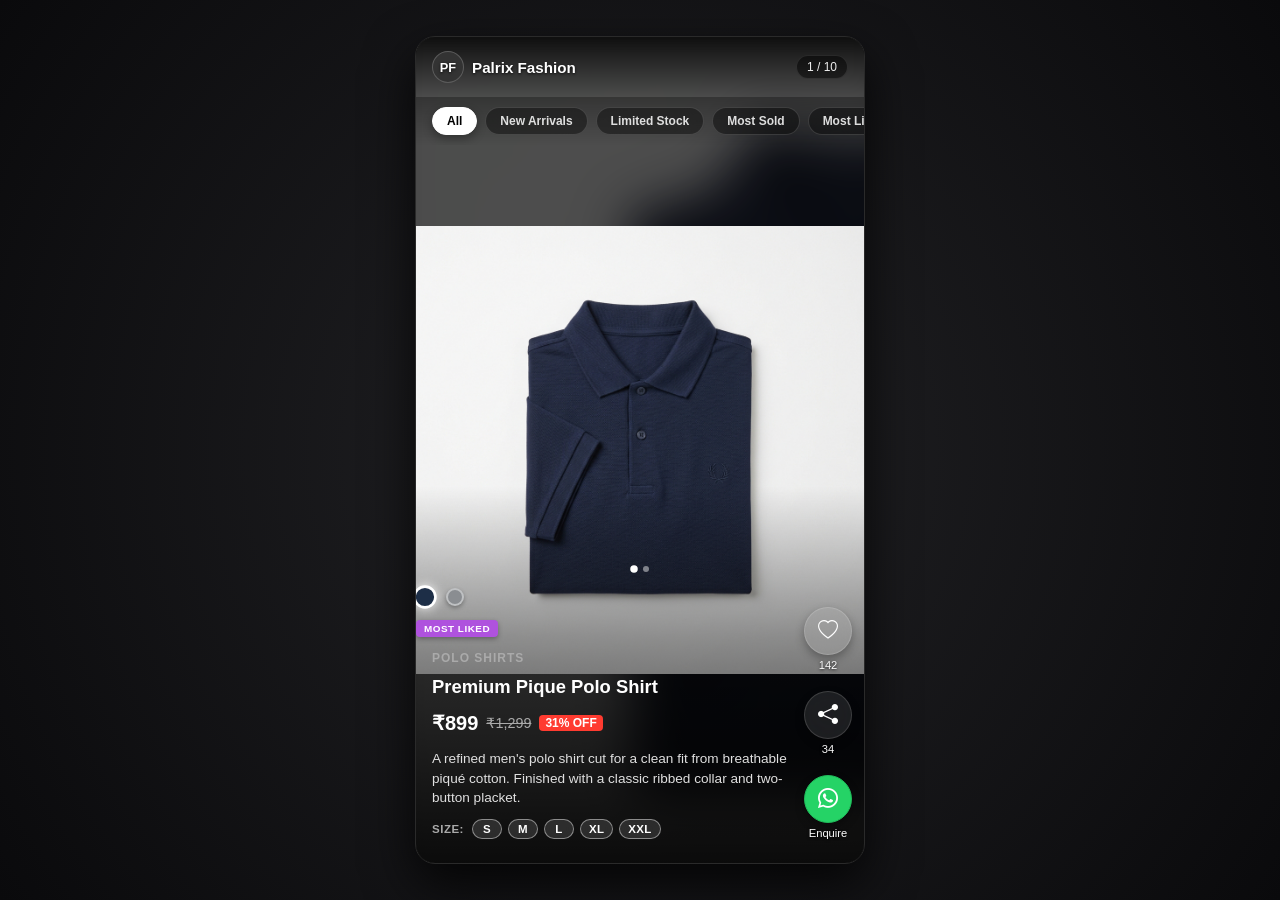
<file: index.html>
<!doctype html>
<html lang="en">
<head>
  <meta charset="utf-8">
  <meta name="viewport" content="width=device-width, initial-scale=1, viewport-fit=cover">
  <title>Palrix Fashion — Showcase</title>
  
  <link rel="preconnect" href="https://fonts.googleapis.com">
  <link rel="preconnect" href="https://fonts.gstatic.com" crossorigin>
  <link href="https://fonts.googleapis.com/css2?family=DM+Sans:wght@400;500;600;700&display=swap" rel="stylesheet">
  <link href="https://cdn.jsdelivr.net/npm/bootstrap-icons@1.11.3/font/bootstrap-icons.min.css" rel="stylesheet">
  <link href="css/style.css" rel="stylesheet">
  <!-- Force browser to never cache this page -->
  <meta http-equiv="Cache-Control" content="no-cache, no-store, must-revalidate">
  <meta http-equiv="Pragma" content="no-cache">
  <meta http-equiv="Expires" content="0">
</head>
<body class="showcase-body">

  <div class="showcase-app" id="showcaseApp">
    
    <!-- Top Header (No back button, direct showcase experience) -->
    <header class="showcase-header">
      <div class="header-left">
        <div class="seller-info">
          <div class="seller-logo" id="sellerLogo">P</div>
          <span class="seller-name" id="sellerName">Loading...</span>
        </div>
      </div>
      <div class="header-right">
        <span class="product-counter" id="productCounter">0 / 0</span>
      </div>
    </header>

    <!-- Category Filter Bar (Horizontal Pill Selector) -->
    <div class="category-bar" id="categoryBar" style="display: none;">
      <button class="category-tab active" data-filter="all">All</button>
      <button class="category-tab" data-filter="new">New Arrivals</button>
      <button class="category-tab" data-filter="stock">Limited Stock</button>
      <button class="category-tab" data-filter="sold">Most Sold</button>
      <button class="category-tab" data-filter="liked">Most Liked</button>
    </div>

    <!-- Reels Scroll Container -->
    <div class="feed-container" id="feedContainer">
      <!-- Loading State -->
      <div class="state-container" id="loadingState">
        <div class="state-icon"><i class="bi bi-arrow-repeat spin"></i></div>
        <div class="state-title">Loading Catalogue</div>
        <div class="state-desc">Setting up your immersive vertical shopping experience...</div>
      </div>
    </div>

    <!-- Toast popup for copy actions -->
    <div class="toast-msg" id="shareToast">Link copied to clipboard</div>

  </div>

  <!-- Service Worker — ensures fresh content on every refresh -->
  <script>
    if ('serviceWorker' in navigator) {
      navigator.serviceWorker.register('sw.js')
        .then(reg => {
          // Force update check on every page load
          reg.update();
        });
    }
  </script>

  <!-- Dynamic Cache-Busting Script Loader -->
  <script>
    (function() {
      const ts = new Date().getTime();
      const scripts = [
        'js/data.js',
        'js/actions.js',
        'js/showcase.js'
      ];
      
      function loadNext(idx) {
        if (idx >= scripts.length) return;
        const script = document.createElement('script');
        script.src = scripts[idx] + '?t=' + ts;
        script.onload = () => loadNext(idx + 1);
        document.body.appendChild(script);
      }
      
      loadNext(0);
    })();
  </script>
</body>
</html>
</file>
<file: css/style.css>
/* Reels-Style Product Showcase — Main Style */

:root {
  --primary-bg: #000000;
  --overlay-bg: rgba(0, 0, 0, 0.4);
  --accent-color: #25d366; /* WhatsApp Green */
  --text-primary: #ffffff;
  --text-secondary: #aaaaaa;
  --border-color: rgba(255, 255, 255, 0.15);
}

* {
  box-sizing: border-box;
  margin: 0;
  padding: 0;
}

body.showcase-body {
  background-color: #121212;
  color: var(--text-primary);
  font-family: -apple-system, BlinkMacSystemFont, "Segoe UI", Roboto, Helvetica, Arial, sans-serif;
  display: flex;
  justify-content: center;
  align-items: center;
  height: 100vh;
  overflow: hidden;
}

/* App container */
.showcase-app {
  width: 100%;
  height: 100dvh;
  background: var(--primary-bg);
  position: relative;
  overflow: hidden;
  display: flex;
  flex-direction: column;
}

/* Responsive Desktop Wrapper */
@media (min-width: 576px) {
  body.showcase-body {
    background: radial-gradient(circle, #222225 0%, #0a0a0c 100%);
  }
  .showcase-app {
    max-width: 450px;
    height: 92dvh;
    max-height: 850px;
    border-radius: 20px;
    box-shadow: 0 20px 50px rgba(0, 0, 0, 0.8);
    border: 1px solid #2a2a2a;
  }
}

/* Top Navigation Bar */
.showcase-header {
  position: absolute;
  top: 0;
  left: 0;
  right: 0;
  height: 60px;
  background: linear-gradient(to bottom, rgba(0,0,0,0.8) 0%, rgba(0,0,0,0) 100%);
  display: flex;
  justify-content: space-between;
  align-items: center;
  padding: 0 16px;
  z-index: 20;
  pointer-events: none;
}

.header-left, .header-right {
  pointer-events: auto;
  display: flex;
  align-items: center;
  gap: 10px;
}

.back-btn {
  background: rgba(0, 0, 0, 0.4);
  border: 1px solid rgba(255,255,255,0.1);
  color: #fff;
  border-radius: 50%;
  width: 36px;
  height: 36px;
  display: flex;
  align-items: center;
  justify-content: center;
  cursor: pointer;
  transition: background 0.2s;
  text-decoration: none;
}

.back-btn:hover {
  background: rgba(255, 255, 255, 0.1);
}

.seller-info {
  display: flex;
  align-items: center;
  gap: 8px;
  color: #fff;
  text-shadow: 0 1px 3px rgba(0,0,0,0.8);
}

.seller-logo {
  width: 32px;
  height: 32px;
  border-radius: 50%;
  background: #333;
  border: 1px solid rgba(255,255,255,0.2);
  display: flex;
  align-items: center;
  justify-content: center;
  font-weight: bold;
  font-size: 0.8rem;
  color: #fff;
}

.seller-name {
  font-weight: 600;
  font-size: 0.95rem;
}

.product-counter {
  background: rgba(0, 0, 0, 0.5);
  border: 1px solid rgba(255, 255, 255, 0.1);
  padding: 4px 10px;
  border-radius: 12px;
  font-size: 0.75rem;
  font-weight: 500;
  color: #eee;
  text-shadow: none;
}

/* Feed Container */
.feed-container {
  width: 100%;
  height: 100%;
  overflow-y: scroll;
  scroll-snap-type: y mandatory;
  -webkit-overflow-scrolling: touch;
  scrollbar-width: none; /* Hide scrollbar Firefox */
  -ms-overflow-style: none;  /* Hide scrollbar IE/Edge */
}

.feed-container::-webkit-scrollbar {
  display: none; /* Hide scrollbar Chrome/Safari */
}

/* Reel Item */
.reel-item {
  width: 100%;
  height: 100%;
  position: relative;
  scroll-snap-align: start;
  scroll-snap-stop: always;
  overflow: hidden;
  background: #000;
  display: flex;
  justify-content: center;
  align-items: center;
}

/* Horizontal media slider */
.media-slider {
  display: flex;
  width: 100%;
  height: 100%;
  overflow-x: auto;
  scroll-snap-type: x mandatory;
  scrollbar-width: none;
  -ms-overflow-style: none;
}

.media-slider::-webkit-scrollbar {
  display: none;
}

.media-slide {
  flex: 0 0 100%;
  width: 100%;
  height: 100%;
  scroll-snap-align: start;
  position: relative;
  display: flex;
  justify-content: center;
  align-items: center;
  background: #000;
  overflow: hidden;
}

/* Media contents */
.media-content {
  max-width: 100%;
  max-height: 100%;
  object-fit: contain;
  z-index: 2;
  position: relative;
  user-select: none;
  -webkit-user-drag: none;
}

.media-blur-bg {
  position: absolute;
  top: -10%;
  left: -10%;
  width: 120%;
  height: 120%;
  object-fit: cover;
  filter: blur(25px) brightness(0.35);
  z-index: 1;
  pointer-events: none;
  opacity: 0.9;
}

/* Tap Areas for Horizontal Navigation */
.tap-left, .tap-right {
  position: absolute;
  top: 60px;
  bottom: 120px;
  width: 20%;
  z-index: 5;
  cursor: pointer;
}

.tap-left {
  left: 0;
}

.tap-right {
  right: 0;
}

/* Mute Button Overlay */
.video-mute-btn {
  position: absolute;
  top: 70px;
  right: 16px;
  z-index: 15;
  background: rgba(0, 0, 0, 0.5);
  border: 1px solid rgba(255,255,255,0.25);
  color: #fff;
  border-radius: 50%;
  width: 36px;
  height: 36px;
  display: flex;
  align-items: center;
  justify-content: center;
  cursor: pointer;
  transition: transform 0.2s, background 0.2s;
}

.video-mute-btn:active {
  transform: scale(0.9);
}

/* Overlay Product Information */
.info-overlay {
  position: absolute;
  bottom: 0;
  left: 0;
  right: 0;
  padding: 80px 0 24px 0; /* No side padding on the main wrapper */
  background: linear-gradient(to top, rgba(0,0,0,0.85) 0%, rgba(0,0,0,0.4) 60%, rgba(0,0,0,0) 100%);
  z-index: 10;
  color: #fff;
  pointer-events: none;
}

.info-overlay * {
  pointer-events: auto;
}

.info-category,
.info-title,
.info-price-row,
.info-description,
/* Size chip row */
.info-size-row {
  display: flex;
  flex-wrap: wrap;
  align-items: center;
  gap: 6px;
  padding: 6px 72px 0 16px;
}

.info-size-label {
  font-size: 0.72rem;
  font-weight: 600;
  color: var(--text-secondary);
  text-transform: uppercase;
  letter-spacing: 0.5px;
  margin-right: 2px;
}

.size-chip {
  display: inline-flex;
  align-items: center;
  justify-content: center;
  min-width: 30px;
  padding: 3px 8px;
  border-radius: 20px;
  border: 1.5px solid rgba(255,255,255,0.45);
  background: rgba(255,255,255,0.12);
  color: #fff;
  font-size: 0.72rem;
  font-weight: 600;
  letter-spacing: 0.3px;
  backdrop-filter: blur(4px);
  -webkit-backdrop-filter: blur(4px);
}

.info-category {
  font-size: 0.75rem;
  font-weight: 600;
  color: var(--text-secondary);
  text-transform: uppercase;
  letter-spacing: 1px;
  margin-bottom: 4px;
}

.info-title {
  font-size: 1.15rem;
  font-weight: 600;
  margin-bottom: 6px;
  line-height: 1.3;
}

.info-price-row {
  display: flex;
  align-items: center;
  gap: 8px;
  margin-bottom: 8px;
}

.info-price {
  font-size: 1.25rem;
  font-weight: 700;
  color: #fff;
}

.info-original-price {
  font-size: 0.9rem;
  text-decoration: line-through;
  color: var(--text-secondary);
}

.info-discount {
  font-size: 0.75rem;
  background: #ff3b30;
  color: #fff;
  padding: 1px 6px;
  border-radius: 4px;
  font-weight: bold;
}

.info-description {
  font-size: 0.85rem;
  color: #e0e0e0;
  line-height: 1.45;
  margin-bottom: 8px;
  max-height: 62px;
  overflow-y: auto;
  scrollbar-width: none;
}

.info-description::-webkit-scrollbar {
  display: none;
}



/* Action Bar Overlay on Right */
.action-bar {
  position: absolute;
  bottom: 24px;
  right: 12px;
  display: flex;
  flex-direction: column;
  align-items: center;
  gap: 20px;
  z-index: 12;
}

.action-item {
  display: flex;
  flex-direction: column;
  align-items: center;
}

.action-btn {
  background: rgba(255, 255, 255, 0.1);
  backdrop-filter: blur(15px);
  -webkit-backdrop-filter: blur(15px);
  border: 1px solid var(--border-color);
  border-radius: 50%;
  width: 48px;
  height: 48px;
  display: flex;
  align-items: center;
  justify-content: center;
  color: #fff;
  cursor: pointer;
  transition: transform 0.2s ease, background 0.2s ease;
  box-shadow: 0 4px 10px rgba(0,0,0,0.3);
}

.action-btn:active {
  transform: scale(0.85);
}

.action-btn i {
  font-size: 1.25rem;
}

.action-btn.btn-whatsapp-action {
  background: var(--accent-color);
  border-color: #20ba5a;
}

.action-btn.btn-whatsapp-action:active {
  background: #20ba5a;
}

.action-btn.btn-liked i {
  color: #ff3b30;
  animation: heartPop 0.3s cubic-bezier(0.175, 0.885, 0.32, 1.275);
}

.action-label {
  font-size: 0.7rem;
  color: #fff;
  margin-top: 4px;
  font-weight: 500;
  text-shadow: 0 1px 3px rgba(0,0,0,0.8);
}

/* Horizontal media indicators */
.media-dots {
  display: flex;
  justify-content: center;
  gap: 6px;
  margin-bottom: 16px;
  z-index: 20;
  pointer-events: none;
}

.media-dot {
  width: 6px;
  height: 6px;
  border-radius: 50%;
  background: rgba(255, 255, 255, 0.45);
  transition: all 0.2s ease;
}

.media-dot.active {
  background: #ffffff;
  transform: scale(1.25);
}

/* Toast Messages */
.toast-msg {
  position: absolute;
  bottom: 85px;
  left: 50%;
  transform: translateX(-50%) translateY(20px);
  background: rgba(0, 0, 0, 0.8);
  border: 1px solid rgba(255,255,255,0.15);
  color: #fff;
  padding: 8px 16px;
  border-radius: 20px;
  font-size: 0.8rem;
  z-index: 30;
  pointer-events: none;
  opacity: 0;
  transition: opacity 0.3s, transform 0.3s;
  box-shadow: 0 4px 12px rgba(0,0,0,0.5);
  text-align: center;
  white-space: nowrap;
}

.toast-msg.show {
  opacity: 1;
  transform: translateX(-50%) translateY(0);
}

/* State Screens (Loading, Error, Not Found) */
.state-container {
  display: flex;
  flex-direction: column;
  align-items: center;
  justify-content: center;
  text-align: center;
  padding: 30px;
  height: 100%;
  width: 100%;
  z-index: 25;
  background: #111;
}

.state-icon {
  font-size: 3rem;
  color: #ff3b30;
  margin-bottom: 16px;
}

.state-title {
  font-size: 1.25rem;
  font-weight: 600;
  margin-bottom: 8px;
}

.state-desc {
  font-size: 0.85rem;
  color: var(--text-secondary);
  margin-bottom: 20px;
  max-width: 250px;
}

.state-btn {
  background: #fff;
  border: none;
  color: #000;
  padding: 10px 24px;
  border-radius: 20px;
  font-size: 0.85rem;
  font-weight: 600;
  cursor: pointer;
  transition: transform 0.2s;
  text-decoration: none;
}

.state-btn:active {
  transform: scale(0.95);
}

/* Heart burst animation */
@keyframes heartPop {
  0% { transform: scale(1); }
  50% { transform: scale(1.4); }
  100% { transform: scale(1); }
}

/* Heart pop on double tap */
.double-tap-heart {
  position: absolute;
  top: 50%;
  left: 50%;
  transform: translate(-50%, -50%) scale(0);
  color: #ff3b30;
  font-size: 5rem;
  z-index: 10;
  pointer-events: none;
  opacity: 0;
  text-shadow: 0 0 10px rgba(0,0,0,0.5);
}

.double-tap-heart.animate {
  animation: doubleTapHeart 0.8s cubic-bezier(0.175, 0.885, 0.32, 1.275) forwards;
}

@keyframes doubleTapHeart {
  0% { transform: translate(-50%, -50%) scale(0); opacity: 0; }
  15% { transform: translate(-50%, -50%) scale(1.2); opacity: 0.9; }
  30% { transform: translate(-50%, -50%) scale(1); opacity: 1; }
  80% { transform: translate(-50%, -50%) scale(1); opacity: 0.8; }
  100% { transform: translate(-50%, -50%) scale(0.5); opacity: 0; }
}

/* Category Filter Bar */
.category-bar {
  position: absolute;
  top: 60px;
  left: 0;
  right: 0;
  width: 100%;
  max-width: 100%;
  box-sizing: border-box;
  height: 48px;
  display: flex;
  gap: 8px;
  overflow-x: auto;
  -webkit-overflow-scrolling: touch; /* Momentum scroll for iOS */
  scrollbar-width: none; /* Hide scrollbar for Firefox */
  align-items: center;
  padding: 0 16px;
  z-index: 18;
  background: linear-gradient(to bottom, rgba(0,0,0,0.3) 0%, rgba(0,0,0,0) 100%);
  pointer-events: auto;
}

.category-bar::-webkit-scrollbar {
  display: none; /* Hide scrollbar for Chrome/Safari */
}

.category-tab {
  background: rgba(0, 0, 0, 0.4);
  backdrop-filter: blur(15px);
  -webkit-backdrop-filter: blur(15px);
  border: 1px solid rgba(255, 255, 255, 0.15);
  color: rgba(255, 255, 255, 0.85);
  padding: 6px 14px;
  border-radius: 20px;
  font-size: 0.75rem;
  font-weight: 600;
  white-space: nowrap;
  cursor: pointer;
  transition: all 0.2s ease;
  pointer-events: auto;
  flex-shrink: 0; /* Prevent pill squashing */
}

.category-tab:active {
  transform: scale(0.92);
}

.category-tab.active {
  background: #ffffff;
  color: #000000;
  border-color: #ffffff;
  box-shadow: 0 4px 10px rgba(0,0,0,0.3);
}

.category-bar > *:last-child {
  margin-right: 16px; /* Ensure spacing on right end of scroll */
}

/* Floating Badges inside Overlay */
.info-badge {
  display: inline-block;
  color: #fff;
  font-size: 0.62rem;
  font-weight: 700;
  padding: 3px 8px;
  border-radius: 4px;
  text-transform: uppercase;
  letter-spacing: 0.5px;
  margin-bottom: 8px;
  width: fit-content;
  box-shadow: 0 2px 5px rgba(0,0,0,0.3);
}

.info-badge.badge-new {
  background: #007aff; /* iOS Blue */
}

.info-badge.badge-stock {
  background: #ff9500; /* iOS Orange */
}

.info-badge.badge-sold {
  background: #34c759; /* iOS Green */
}

.info-badge.badge-liked {
  background: #af52de; /* iOS Purple */
}

/* Color Variant Swatches */
.variant-color-bar {
  display: flex;
  gap: 12px;
  margin-bottom: 12px;
  align-items: center;
  pointer-events: auto; /* Required as info-overlay has pointer-events: none */
}

.color-swatch {
  width: 18px;
  height: 18px;
  border-radius: 50%;
  border: 2px solid rgba(255, 255, 255, 0.45);
  cursor: pointer;
  transition: all 0.2s ease;
  box-shadow: 0 2px 4px rgba(0,0,0,0.3);
}

.color-swatch:hover {
  transform: scale(1.15);
}

.color-swatch.active {
  transform: scale(1.3);
  border-color: #ffffff;
  box-shadow: 0 0 8px rgba(255, 255, 255, 0.85);
}
</file>
